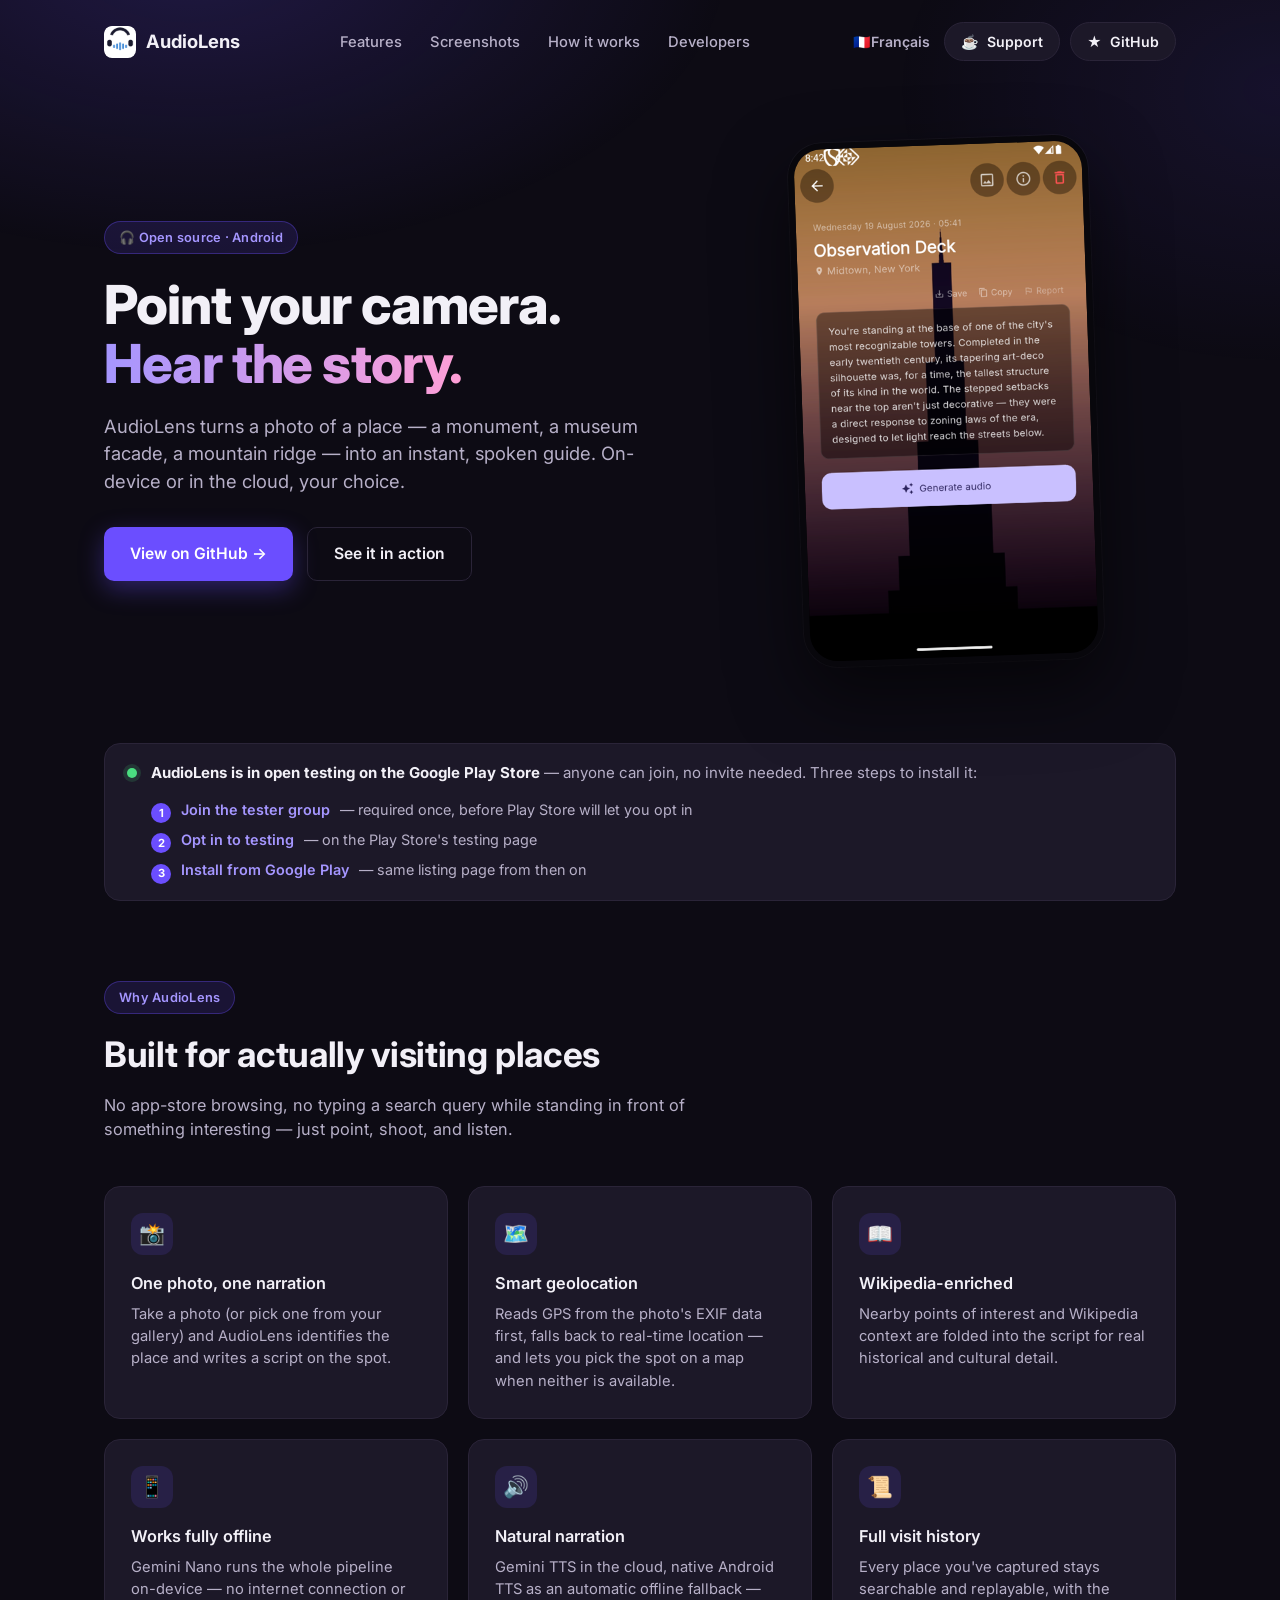
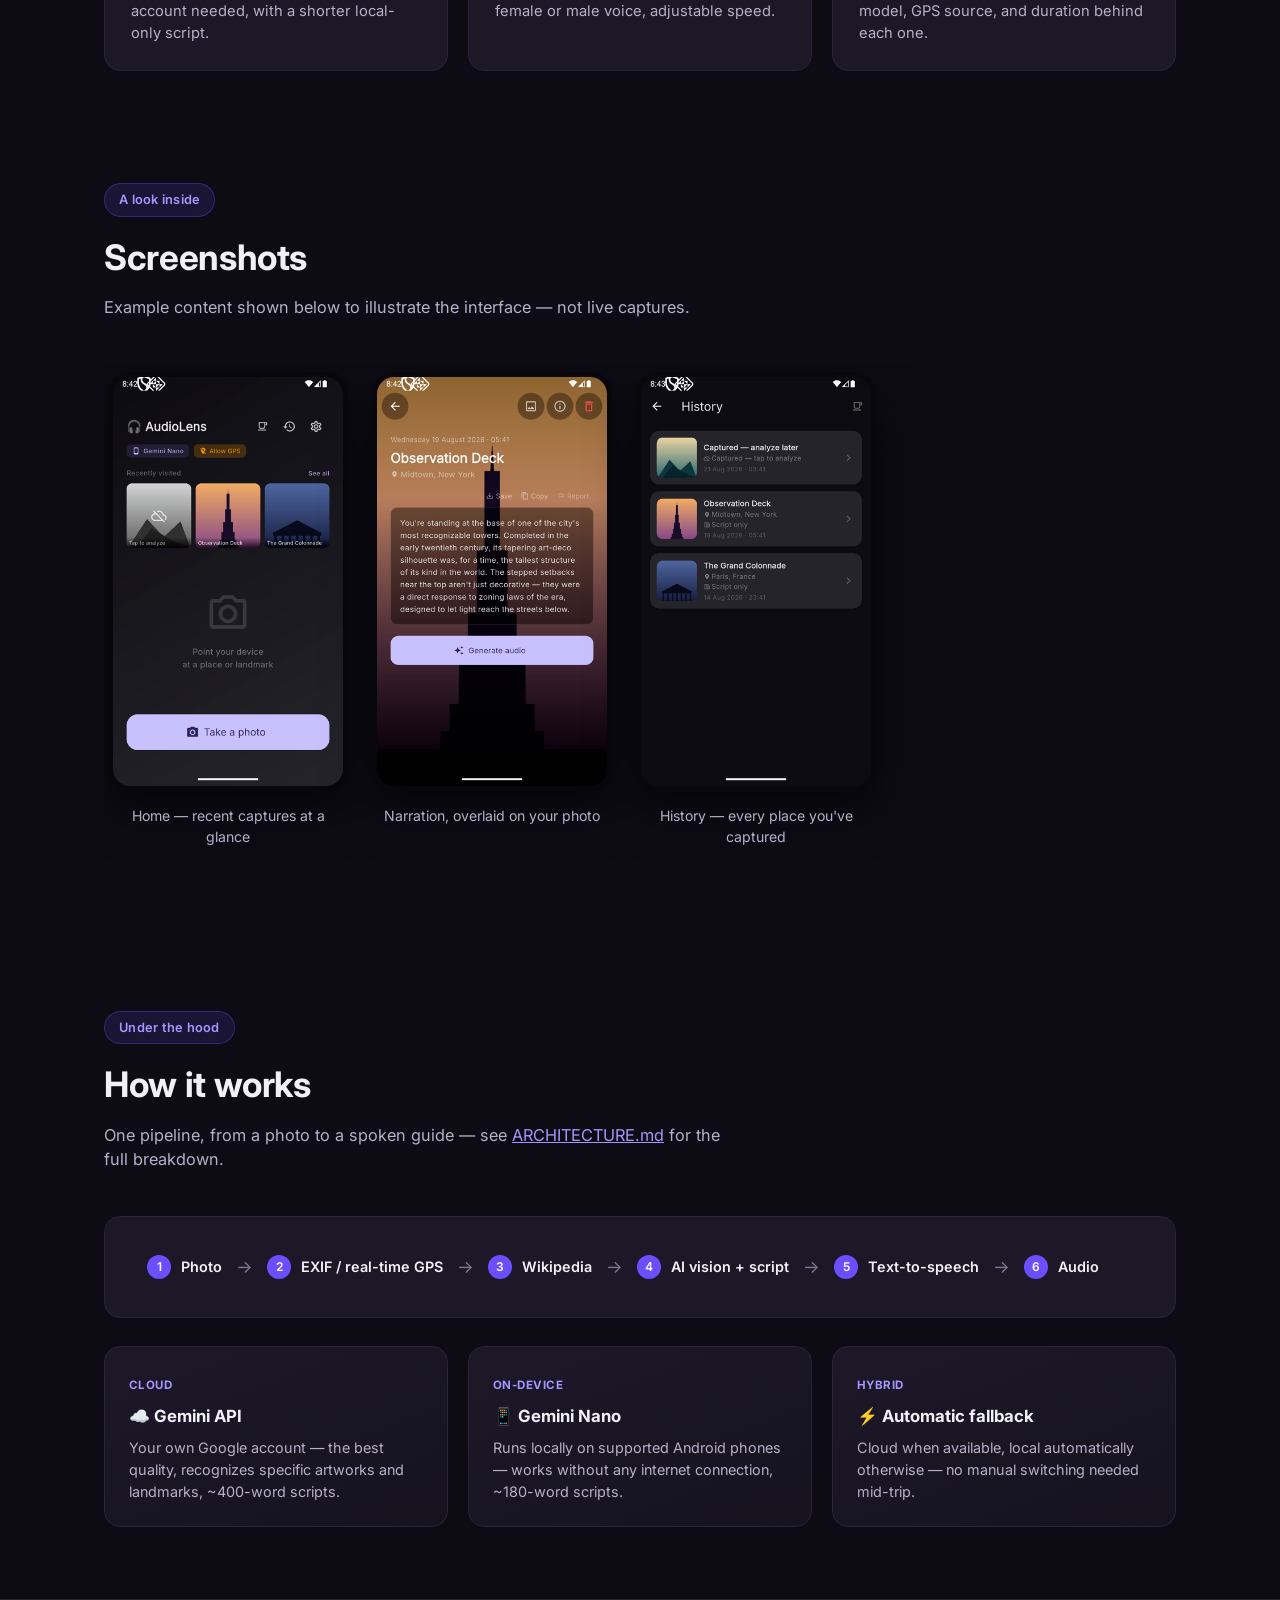
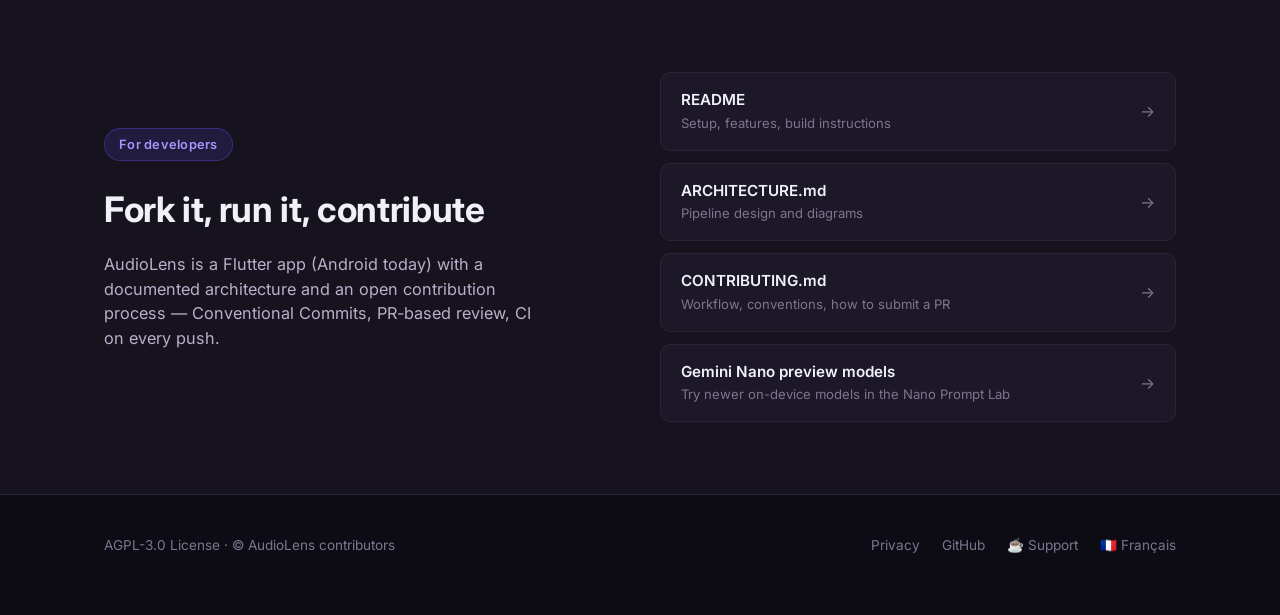
<file: docs/index.html>
<!DOCTYPE html>
<html lang="en">
<head>
<meta charset="UTF-8">
<script>
  // Redirect to the French page on first visit from a French-language
  // browser, unless the user already made an explicit choice (recorded
  // by the language-switch links below) — never overrides that choice.
  (function () {
    var pref = localStorage.getItem('audiolens-lang');
    if (pref === 'fr') {
      location.replace('fr/');
      return;
    }
    if (!pref && (navigator.language || '').toLowerCase().indexOf('fr') === 0) {
      location.replace('fr/');
    }
  })();
</script>
<title>AudioLens — AI audio guide for any place</title>
<meta name="description" content="Take a photo of a place and get an instant AI-narrated audio guide. Open source, Android, cloud or fully on-device.">
<meta name="viewport" content="width=device-width, initial-scale=1">
<link rel="icon" href="assets/icon.png">
<link rel="alternate" hreflang="en" href="https://nohzoh.github.io/AudioLens/">
<link rel="alternate" hreflang="fr" href="https://nohzoh.github.io/AudioLens/fr/">
<link rel="alternate" hreflang="x-default" href="https://nohzoh.github.io/AudioLens/">
<link rel="preconnect" href="https://fonts.googleapis.com">
<link rel="preconnect" href="https://fonts.gstatic.com" crossorigin>
<link href="https://fonts.googleapis.com/css2?family=Inter:wght@400;500;600;700;800&display=swap" rel="stylesheet">
<link rel="stylesheet" href="assets/style.css">
</head>
<body>

<header class="site">
  <div class="wrap">
    <a class="brand" href="#top">
      <img src="assets/icon.png" alt="">
      AudioLens
    </a>
    <nav class="site-links">
      <a href="#features">Features</a>
      <a href="#screenshots">Screenshots</a>
      <a href="#how-it-works">How it works</a>
      <a href="#developers">Developers</a>
    </nav>
    <div class="header-ctas">
      <a class="lang-switch" href="fr/" onclick="localStorage.setItem('audiolens-lang','fr')" hreflang="fr">🇫🇷<span class="cta-label"> Français</span></a>
      <a class="btn-kofi" href="https://ko-fi.com/tarnaud" target="_blank" rel="noopener">☕<span class="cta-label"> Support</span></a>
      <a class="btn-github" href="https://github.com/Nohzoh/AudioLens">★<span class="cta-label"> GitHub</span></a>
    </div>
  </div>
</header>

<div id="top"></div>
<section class="hero">
  <div class="wrap">
    <div class="hero-copy">
      <span class="eyebrow">🎧 Open source · Android</span>
      <h1>Point your camera. <span class="grad">Hear the story.</span></h1>
      <p class="lede">
        AudioLens turns a photo of a place — a monument, a museum facade, a
        mountain ridge — into an instant, spoken guide. On-device or in the
        cloud, your choice.
      </p>
      <div class="cta-row">
        <a class="btn-primary" href="https://github.com/Nohzoh/AudioLens">View on GitHub →</a>
        <a class="btn-secondary" href="#screenshots">See it in action</a>
      </div>
    </div>
    <div class="hero-shot">
      <div class="phone">
        <img src="assets/screenshot-player.png" alt="AudioLens narrating a place, shown over the captured photo">
      </div>
    </div>
  </div>
</section>

<div class="wrap">
  <div class="status">
    <span class="dot"></span>
    <div>
      <p>
        <strong>AudioLens is in open testing on the Google Play Store</strong>
        — anyone can join, no invite needed. Three steps to install it:
      </p>
      <ol class="status-steps">
        <li>
          <span class="n">1</span>
          <a href="https://groups.google.com/g/audiolens" target="_blank" rel="noopener">Join the tester group</a>
          <span class="d">— required once, before Play Store will let you opt in</span>
        </li>
        <li>
          <span class="n">2</span>
          <a href="https://play.google.com/apps/testing/io.nohzoh.audiolens" target="_blank" rel="noopener">Opt in to testing</a>
          <span class="d">— on the Play Store's testing page</span>
        </li>
        <li>
          <span class="n">3</span>
          <a href="https://play.google.com/store/apps/details?id=io.nohzoh.audiolens" target="_blank" rel="noopener">Install from Google Play</a>
          <span class="d">— same listing page from then on</span>
        </li>
      </ol>
    </div>
  </div>
</div>

<section id="features">
  <div class="wrap">
    <div class="section-head">
      <span class="eyebrow">Why AudioLens</span>
      <h2>Built for actually visiting places</h2>
      <p>No app-store browsing, no typing a search query while standing in
      front of something interesting — just point, shoot, and listen.</p>
    </div>
    <div class="features">
      <div class="feature">
        <div class="icon">📸</div>
        <h3>One photo, one narration</h3>
        <p>Take a photo (or pick one from your gallery) and AudioLens identifies the place and writes a script on the spot.</p>
      </div>
      <div class="feature">
        <div class="icon">🗺️</div>
        <h3>Smart geolocation</h3>
        <p>Reads GPS from the photo's EXIF data first, falls back to real-time location — and lets you pick the spot on a map when neither is available.</p>
      </div>
      <div class="feature">
        <div class="icon">📖</div>
        <h3>Wikipedia-enriched</h3>
        <p>Nearby points of interest and Wikipedia context are folded into the script for real historical and cultural detail.</p>
      </div>
      <div class="feature">
        <div class="icon">📱</div>
        <h3>Works fully offline</h3>
        <p>Gemini Nano runs the whole pipeline on-device — no internet connection or account needed, with a shorter local-only script.</p>
      </div>
      <div class="feature">
        <div class="icon">🔊</div>
        <h3>Natural narration</h3>
        <p>Gemini TTS in the cloud, native Android TTS as an automatic offline fallback — female or male voice, adjustable speed.</p>
      </div>
      <div class="feature">
        <div class="icon">📜</div>
        <h3>Full visit history</h3>
        <p>Every place you've captured stays searchable and replayable, with the model, GPS source, and duration behind each one.</p>
      </div>
    </div>
  </div>
</section>

<section id="screenshots" class="tight">
  <div class="wrap">
    <div class="section-head">
      <span class="eyebrow">A look inside</span>
      <h2>Screenshots</h2>
      <p>Example content shown below to illustrate the interface — not live captures.</p>
    </div>
    <div class="showcase">
      <figure>
        <div class="frame"><img src="assets/screenshot-home.png" alt="AudioLens home screen with recently visited places"></div>
        <figcaption>Home — recent captures at a glance</figcaption>
      </figure>
      <figure>
        <div class="frame"><img src="assets/screenshot-player.png" alt="AudioLens narration screen for a place"></div>
        <figcaption>Narration, overlaid on your photo</figcaption>
      </figure>
      <figure>
        <div class="frame"><img src="assets/screenshot-history.png" alt="AudioLens history list of past visits"></div>
        <figcaption>History — every place you've captured</figcaption>
      </figure>
    </div>
  </div>
</section>

<section id="how-it-works">
  <div class="wrap">
    <div class="section-head">
      <span class="eyebrow">Under the hood</span>
      <h2>How it works</h2>
      <p>One pipeline, from a photo to a spoken guide — see <a href="https://github.com/Nohzoh/AudioLens/blob/main/ARCHITECTURE.md">ARCHITECTURE.md</a> for the full breakdown.</p>
    </div>
    <div class="pipeline">
      <div class="pipe-step"><span class="n">1</span>Photo</div>
      <span class="pipe-arrow">→</span>
      <div class="pipe-step"><span class="n">2</span>EXIF / real-time GPS</div>
      <span class="pipe-arrow">→</span>
      <div class="pipe-step"><span class="n">3</span>Wikipedia</div>
      <span class="pipe-arrow">→</span>
      <div class="pipe-step"><span class="n">4</span>AI vision + script</div>
      <span class="pipe-arrow">→</span>
      <div class="pipe-step"><span class="n">5</span>Text-to-speech</div>
      <span class="pipe-arrow">→</span>
      <div class="pipe-step"><span class="n">6</span>Audio</div>
    </div>

    <div style="height:28px"></div>

    <div class="modes">
      <div class="mode-card">
        <span class="tag">Cloud</span>
        <h3>☁️ Gemini API</h3>
        <p>Your own Google account — the best quality, recognizes specific artworks and landmarks, ~400-word scripts.</p>
      </div>
      <div class="mode-card">
        <span class="tag">On-device</span>
        <h3>📱 Gemini Nano</h3>
        <p>Runs locally on supported Android phones — works without any internet connection, ~180-word scripts.</p>
      </div>
      <div class="mode-card">
        <span class="tag">Hybrid</span>
        <h3>⚡ Automatic fallback</h3>
        <p>Cloud when available, local automatically otherwise — no manual switching needed mid-trip.</p>
      </div>
    </div>
  </div>
</section>

<section id="developers" class="dev-section">
  <div class="wrap">
    <div class="dev-grid">
      <div>
        <span class="eyebrow">For developers</span>
        <h2>Fork it, run it, contribute</h2>
        <p style="color:var(--text-dim); font-size:1.02rem; max-width:44ch;">
          AudioLens is a Flutter app (Android today) with a documented
          architecture and an open contribution process — Conventional
          Commits, PR-based review, CI on every push.
        </p>
      </div>
      <div class="dev-links">
        <a class="dev-link" href="https://github.com/Nohzoh/AudioLens#readme">
          <div><div class="t">README</div><div class="d">Setup, features, build instructions</div></div>
          <span class="arrow">→</span>
        </a>
        <a class="dev-link" href="https://github.com/Nohzoh/AudioLens/blob/main/ARCHITECTURE.md">
          <div><div class="t">ARCHITECTURE.md</div><div class="d">Pipeline design and diagrams</div></div>
          <span class="arrow">→</span>
        </a>
        <a class="dev-link" href="https://github.com/Nohzoh/AudioLens/blob/main/CONTRIBUTING.md">
          <div><div class="t">CONTRIBUTING.md</div><div class="d">Workflow, conventions, how to submit a PR</div></div>
          <span class="arrow">→</span>
        </a>
        <a class="dev-link" href="nano-preview.html">
          <div><div class="t">Gemini Nano preview models</div><div class="d">Try newer on-device models in the Nano Prompt Lab</div></div>
          <span class="arrow">→</span>
        </a>
      </div>
    </div>
  </div>
</section>

<footer>
  <div class="wrap">
    <span>AGPL-3.0 License · © AudioLens contributors</span>
    <nav>
      <a href="https://github.com/Nohzoh/AudioLens/blob/main/PRIVACY.md">Privacy</a>
      <a href="https://github.com/Nohzoh/AudioLens">GitHub</a>
      <a href="https://ko-fi.com/tarnaud" target="_blank" rel="noopener">☕ Support</a>
      <a href="fr/" onclick="localStorage.setItem('audiolens-lang','fr')" hreflang="fr">🇫🇷 Français</a>
    </nav>
  </div>
</footer>

</body>
</html>
</file>
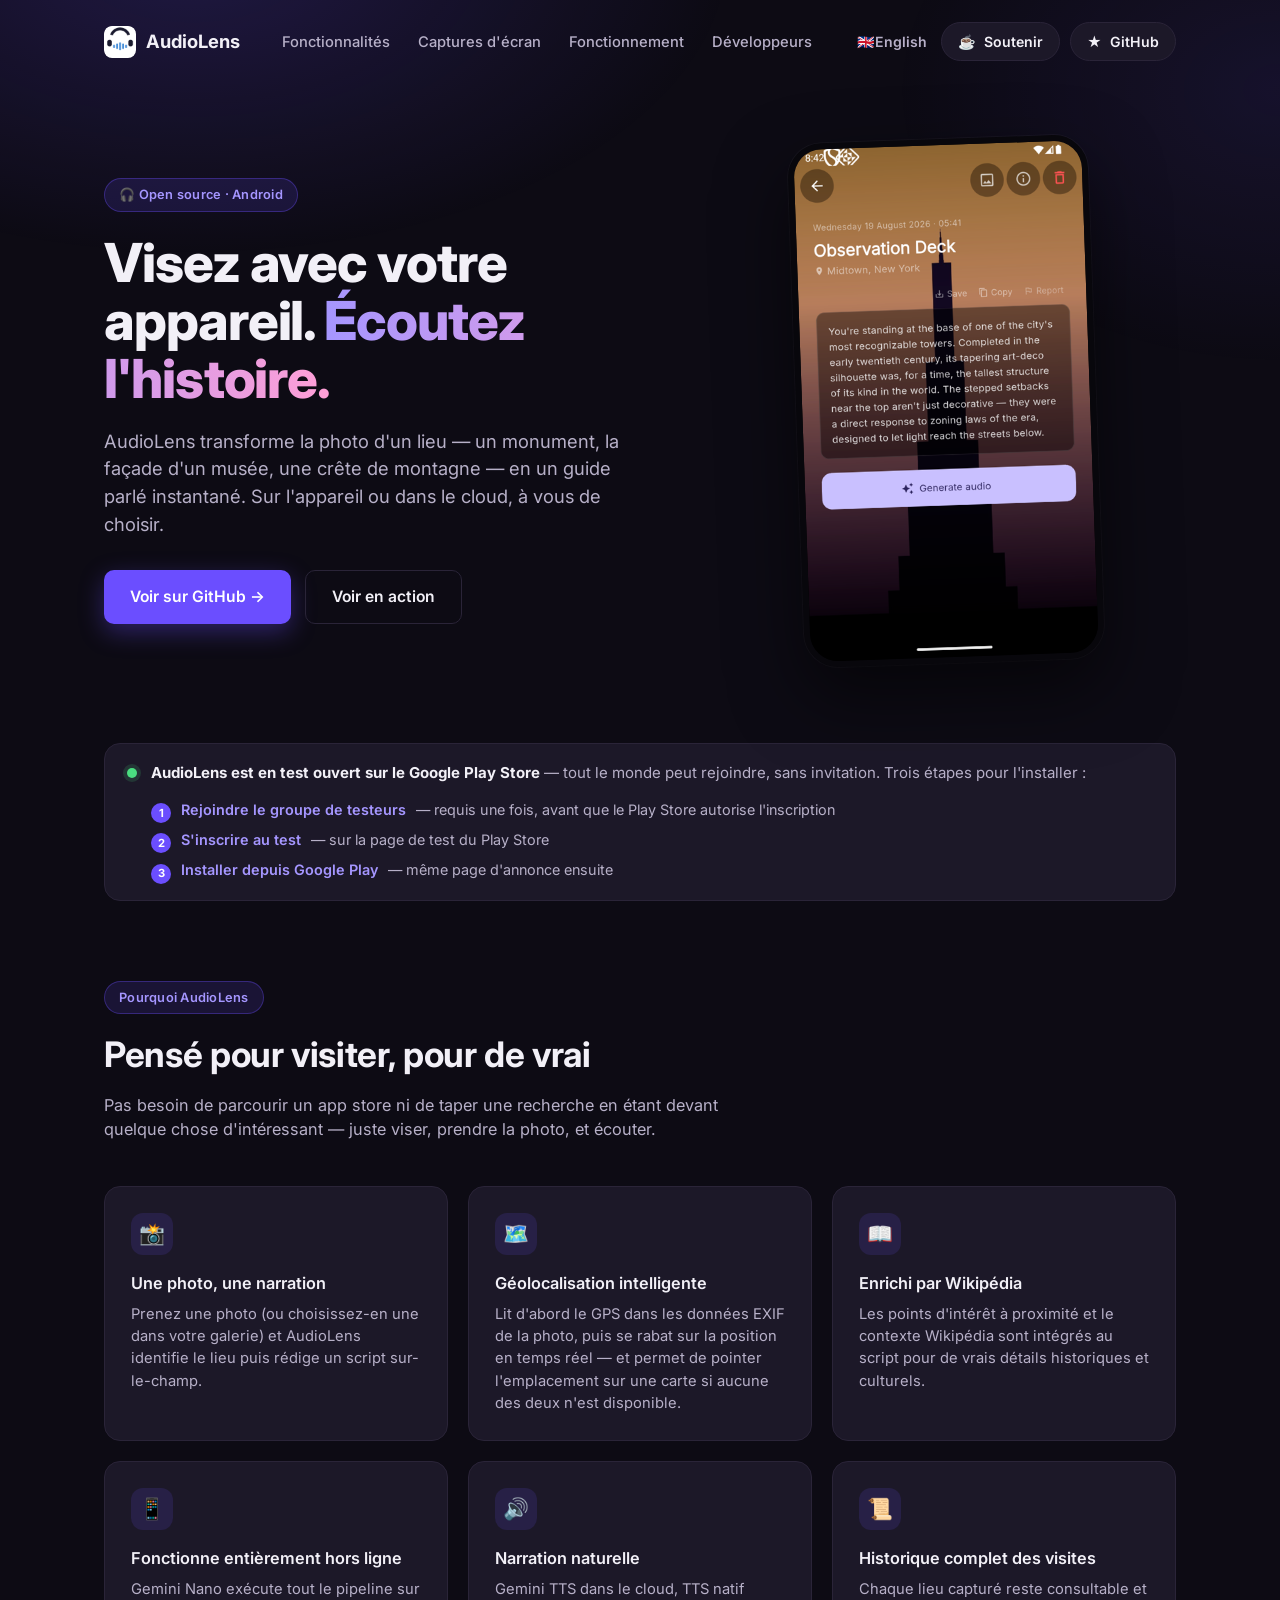
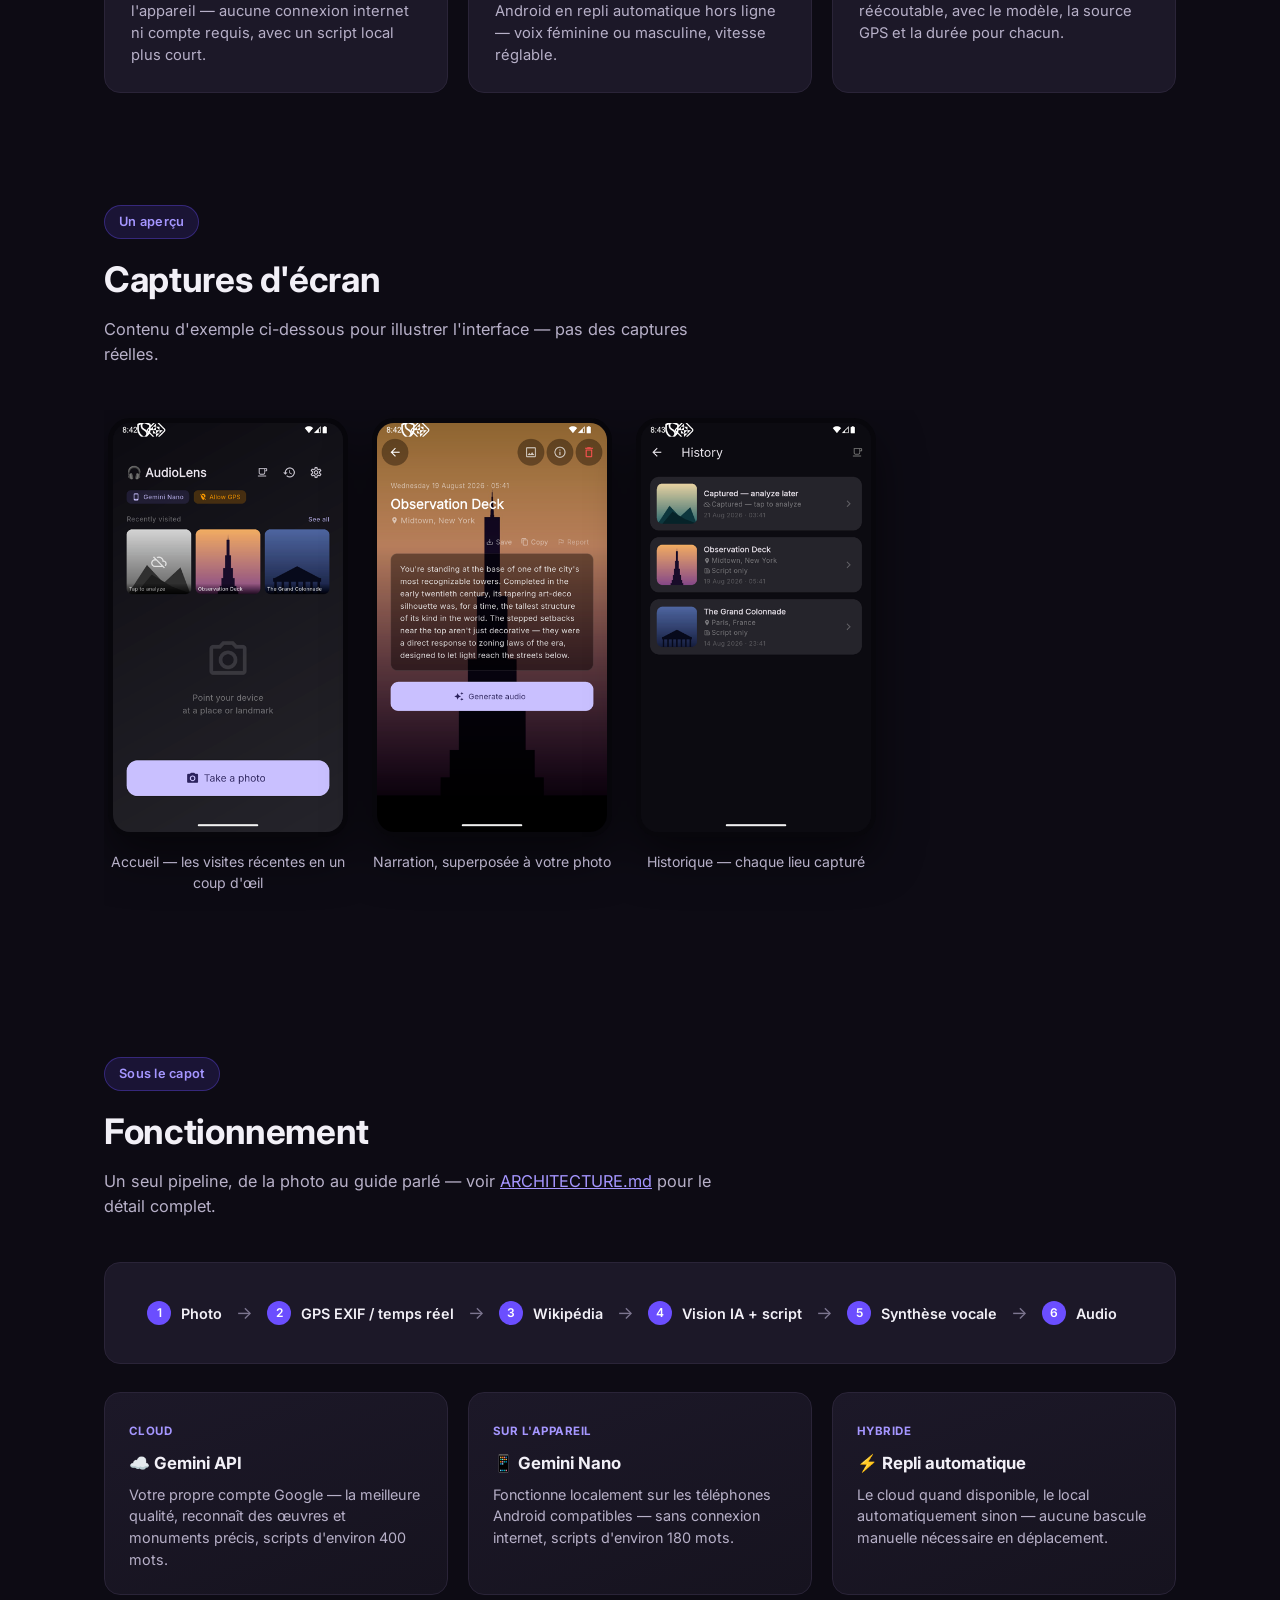
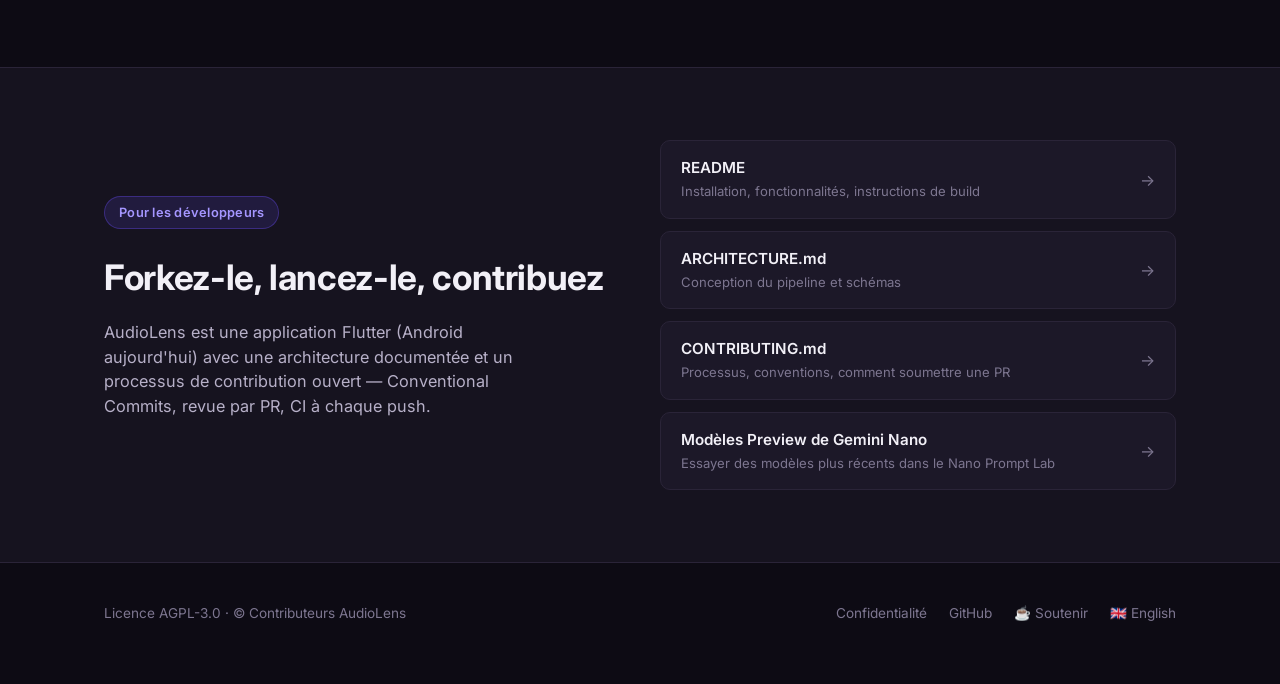
<file: docs/fr/index.html>
<!DOCTYPE html>
<html lang="fr">
<head>
<meta charset="UTF-8">
<script>
  // Only ever honors an explicit "back to English" choice made via the
  // language-switch links (see index.html's own script for the initial
  // browser-language redirect into this page).
  (function () {
    if (localStorage.getItem('audiolens-lang') === 'en') {
      location.replace('../');
    }
  })();
</script>
<title>AudioLens — Guide audio IA pour n'importe quel lieu</title>
<meta name="description" content="Prenez en photo un lieu et obtenez instantanément un guide audio raconté par une IA. Open source, Android, dans le cloud ou entièrement sur l'appareil.">
<meta name="viewport" content="width=device-width, initial-scale=1">
<link rel="icon" href="../assets/icon.png">
<link rel="alternate" hreflang="en" href="https://nohzoh.github.io/AudioLens/">
<link rel="alternate" hreflang="fr" href="https://nohzoh.github.io/AudioLens/fr/">
<link rel="alternate" hreflang="x-default" href="https://nohzoh.github.io/AudioLens/">
<link rel="preconnect" href="https://fonts.googleapis.com">
<link rel="preconnect" href="https://fonts.gstatic.com" crossorigin>
<link href="https://fonts.googleapis.com/css2?family=Inter:wght@400;500;600;700;800&display=swap" rel="stylesheet">
<link rel="stylesheet" href="../assets/style.css">
</head>
<body>

<header class="site">
  <div class="wrap">
    <a class="brand" href="#top">
      <img src="../assets/icon.png" alt="">
      AudioLens
    </a>
    <nav class="site-links">
      <a href="#features">Fonctionnalités</a>
      <a href="#screenshots">Captures d'écran</a>
      <a href="#how-it-works">Fonctionnement</a>
      <a href="#developers">Développeurs</a>
    </nav>
    <div class="header-ctas">
      <a class="lang-switch" href="../" onclick="localStorage.setItem('audiolens-lang','en')" hreflang="en">🇬🇧<span class="cta-label"> English</span></a>
      <a class="btn-kofi" href="https://ko-fi.com/tarnaud" target="_blank" rel="noopener">☕<span class="cta-label"> Soutenir</span></a>
      <a class="btn-github" href="https://github.com/Nohzoh/AudioLens">★<span class="cta-label"> GitHub</span></a>
    </div>
  </div>
</header>

<div id="top"></div>
<section class="hero">
  <div class="wrap">
    <div class="hero-copy">
      <span class="eyebrow">🎧 Open source · Android</span>
      <h1>Visez avec votre appareil. <span class="grad">Écoutez l'histoire.</span></h1>
      <p class="lede">
        AudioLens transforme la photo d'un lieu — un monument, la façade
        d'un musée, une crête de montagne — en un guide parlé instantané.
        Sur l'appareil ou dans le cloud, à vous de choisir.
      </p>
      <div class="cta-row">
        <a class="btn-primary" href="https://github.com/Nohzoh/AudioLens">Voir sur GitHub →</a>
        <a class="btn-secondary" href="#screenshots">Voir en action</a>
      </div>
    </div>
    <div class="hero-shot">
      <div class="phone">
        <img src="../assets/screenshot-player.png" alt="AudioLens racontant un lieu, affiché par-dessus la photo capturée">
      </div>
    </div>
  </div>
</section>

<div class="wrap">
  <div class="status">
    <span class="dot"></span>
    <div>
      <p>
        <strong>AudioLens est en test ouvert sur le Google Play Store</strong>
        — tout le monde peut rejoindre, sans invitation. Trois étapes pour l'installer :
      </p>
      <ol class="status-steps">
        <li>
          <span class="n">1</span>
          <a href="https://groups.google.com/g/audiolens" target="_blank" rel="noopener">Rejoindre le groupe de testeurs</a>
          <span class="d">— requis une fois, avant que le Play Store autorise l'inscription</span>
        </li>
        <li>
          <span class="n">2</span>
          <a href="https://play.google.com/apps/testing/io.nohzoh.audiolens" target="_blank" rel="noopener">S'inscrire au test</a>
          <span class="d">— sur la page de test du Play Store</span>
        </li>
        <li>
          <span class="n">3</span>
          <a href="https://play.google.com/store/apps/details?id=io.nohzoh.audiolens" target="_blank" rel="noopener">Installer depuis Google Play</a>
          <span class="d">— même page d'annonce ensuite</span>
        </li>
      </ol>
    </div>
  </div>
</div>

<section id="features">
  <div class="wrap">
    <div class="section-head">
      <span class="eyebrow">Pourquoi AudioLens</span>
      <h2>Pensé pour visiter, pour de vrai</h2>
      <p>Pas besoin de parcourir un app store ni de taper une recherche en
      étant devant quelque chose d'intéressant — juste viser, prendre la
      photo, et écouter.</p>
    </div>
    <div class="features">
      <div class="feature">
        <div class="icon">📸</div>
        <h3>Une photo, une narration</h3>
        <p>Prenez une photo (ou choisissez-en une dans votre galerie) et AudioLens identifie le lieu puis rédige un script sur-le-champ.</p>
      </div>
      <div class="feature">
        <div class="icon">🗺️</div>
        <h3>Géolocalisation intelligente</h3>
        <p>Lit d'abord le GPS dans les données EXIF de la photo, puis se rabat sur la position en temps réel — et permet de pointer l'emplacement sur une carte si aucune des deux n'est disponible.</p>
      </div>
      <div class="feature">
        <div class="icon">📖</div>
        <h3>Enrichi par Wikipédia</h3>
        <p>Les points d'intérêt à proximité et le contexte Wikipédia sont intégrés au script pour de vrais détails historiques et culturels.</p>
      </div>
      <div class="feature">
        <div class="icon">📱</div>
        <h3>Fonctionne entièrement hors ligne</h3>
        <p>Gemini Nano exécute tout le pipeline sur l'appareil — aucune connexion internet ni compte requis, avec un script local plus court.</p>
      </div>
      <div class="feature">
        <div class="icon">🔊</div>
        <h3>Narration naturelle</h3>
        <p>Gemini TTS dans le cloud, TTS natif Android en repli automatique hors ligne — voix féminine ou masculine, vitesse réglable.</p>
      </div>
      <div class="feature">
        <div class="icon">📜</div>
        <h3>Historique complet des visites</h3>
        <p>Chaque lieu capturé reste consultable et réécoutable, avec le modèle, la source GPS et la durée pour chacun.</p>
      </div>
    </div>
  </div>
</section>

<section id="screenshots" class="tight">
  <div class="wrap">
    <div class="section-head">
      <span class="eyebrow">Un aperçu</span>
      <h2>Captures d'écran</h2>
      <p>Contenu d'exemple ci-dessous pour illustrer l'interface — pas des captures réelles.</p>
    </div>
    <div class="showcase">
      <figure>
        <div class="frame"><img src="../assets/screenshot-home.png" alt="Écran d'accueil d'AudioLens avec les lieux récemment visités"></div>
        <figcaption>Accueil — les visites récentes en un coup d'œil</figcaption>
      </figure>
      <figure>
        <div class="frame"><img src="../assets/screenshot-player.png" alt="Écran de narration d'AudioLens pour un lieu"></div>
        <figcaption>Narration, superposée à votre photo</figcaption>
      </figure>
      <figure>
        <div class="frame"><img src="../assets/screenshot-history.png" alt="Liste de l'historique des visites passées dans AudioLens"></div>
        <figcaption>Historique — chaque lieu capturé</figcaption>
      </figure>
    </div>
  </div>
</section>

<section id="how-it-works">
  <div class="wrap">
    <div class="section-head">
      <span class="eyebrow">Sous le capot</span>
      <h2>Fonctionnement</h2>
      <p>Un seul pipeline, de la photo au guide parlé — voir <a href="https://github.com/Nohzoh/AudioLens/blob/main/ARCHITECTURE.md">ARCHITECTURE.md</a> pour le détail complet.</p>
    </div>
    <div class="pipeline">
      <div class="pipe-step"><span class="n">1</span>Photo</div>
      <span class="pipe-arrow">→</span>
      <div class="pipe-step"><span class="n">2</span>GPS EXIF / temps réel</div>
      <span class="pipe-arrow">→</span>
      <div class="pipe-step"><span class="n">3</span>Wikipédia</div>
      <span class="pipe-arrow">→</span>
      <div class="pipe-step"><span class="n">4</span>Vision IA + script</div>
      <span class="pipe-arrow">→</span>
      <div class="pipe-step"><span class="n">5</span>Synthèse vocale</div>
      <span class="pipe-arrow">→</span>
      <div class="pipe-step"><span class="n">6</span>Audio</div>
    </div>

    <div style="height:28px"></div>

    <div class="modes">
      <div class="mode-card">
        <span class="tag">Cloud</span>
        <h3>☁️ Gemini API</h3>
        <p>Votre propre compte Google — la meilleure qualité, reconnaît des œuvres et monuments précis, scripts d'environ 400 mots.</p>
      </div>
      <div class="mode-card">
        <span class="tag">Sur l'appareil</span>
        <h3>📱 Gemini Nano</h3>
        <p>Fonctionne localement sur les téléphones Android compatibles — sans connexion internet, scripts d'environ 180 mots.</p>
      </div>
      <div class="mode-card">
        <span class="tag">Hybride</span>
        <h3>⚡ Repli automatique</h3>
        <p>Le cloud quand disponible, le local automatiquement sinon — aucune bascule manuelle nécessaire en déplacement.</p>
      </div>
    </div>
  </div>
</section>

<section id="developers" class="dev-section">
  <div class="wrap">
    <div class="dev-grid">
      <div>
        <span class="eyebrow">Pour les développeurs</span>
        <h2>Forkez-le, lancez-le, contribuez</h2>
        <p style="color:var(--text-dim); font-size:1.02rem; max-width:44ch;">
          AudioLens est une application Flutter (Android aujourd'hui) avec
          une architecture documentée et un processus de contribution
          ouvert — Conventional Commits, revue par PR, CI à chaque push.
        </p>
      </div>
      <div class="dev-links">
        <a class="dev-link" href="https://github.com/Nohzoh/AudioLens#readme">
          <div><div class="t">README</div><div class="d">Installation, fonctionnalités, instructions de build</div></div>
          <span class="arrow">→</span>
        </a>
        <a class="dev-link" href="https://github.com/Nohzoh/AudioLens/blob/main/ARCHITECTURE.md">
          <div><div class="t">ARCHITECTURE.md</div><div class="d">Conception du pipeline et schémas</div></div>
          <span class="arrow">→</span>
        </a>
        <a class="dev-link" href="https://github.com/Nohzoh/AudioLens/blob/main/CONTRIBUTING.md">
          <div><div class="t">CONTRIBUTING.md</div><div class="d">Processus, conventions, comment soumettre une PR</div></div>
          <span class="arrow">→</span>
        </a>
        <a class="dev-link" href="nano-preview.html">
          <div><div class="t">Modèles Preview de Gemini Nano</div><div class="d">Essayer des modèles plus récents dans le Nano Prompt Lab</div></div>
          <span class="arrow">→</span>
        </a>
      </div>
    </div>
  </div>
</section>

<footer>
  <div class="wrap">
    <span>Licence AGPL-3.0 · © Contributeurs AudioLens</span>
    <nav>
      <a href="https://github.com/Nohzoh/AudioLens/blob/main/PRIVACY.md">Confidentialité</a>
      <a href="https://github.com/Nohzoh/AudioLens">GitHub</a>
      <a href="https://ko-fi.com/tarnaud" target="_blank" rel="noopener">☕ Soutenir</a>
      <a href="../" onclick="localStorage.setItem('audiolens-lang','en')" hreflang="en">🇬🇧 English</a>
    </nav>
  </div>
</footer>

</body>
</html>
</file>
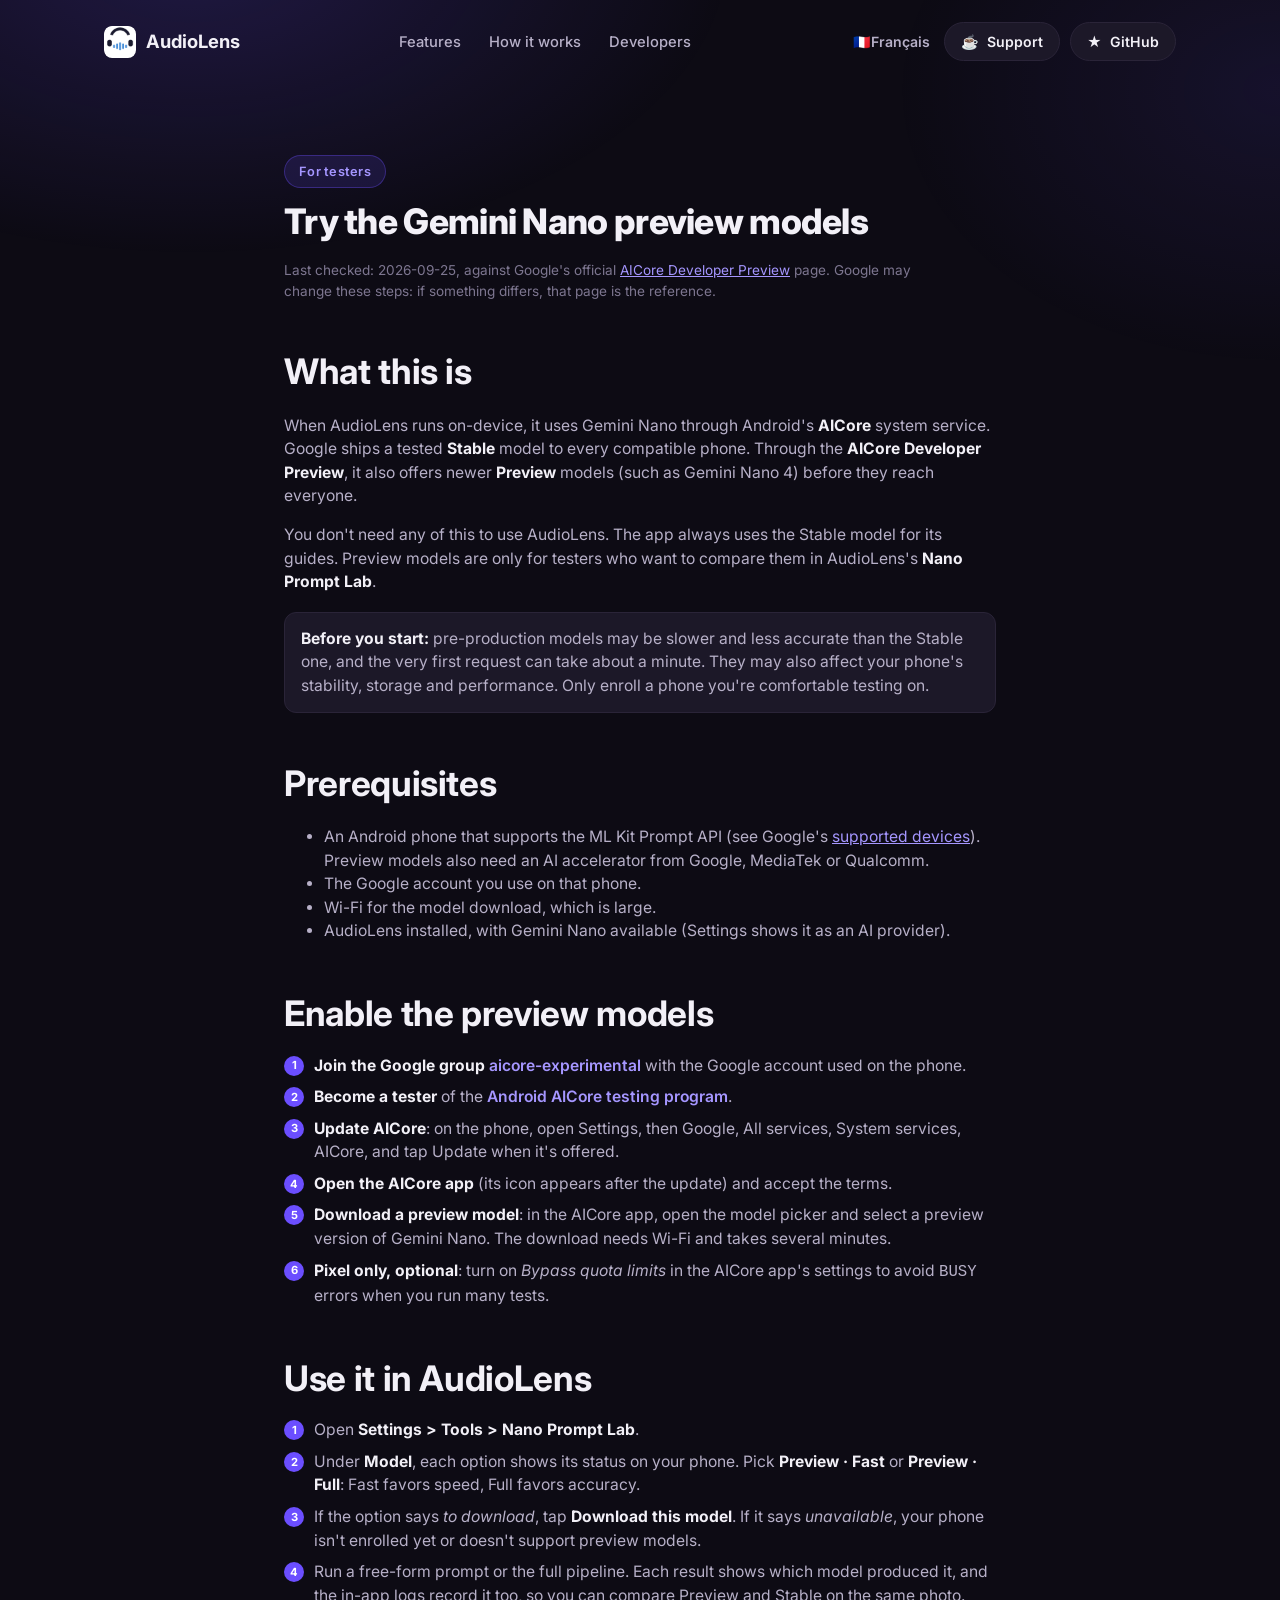
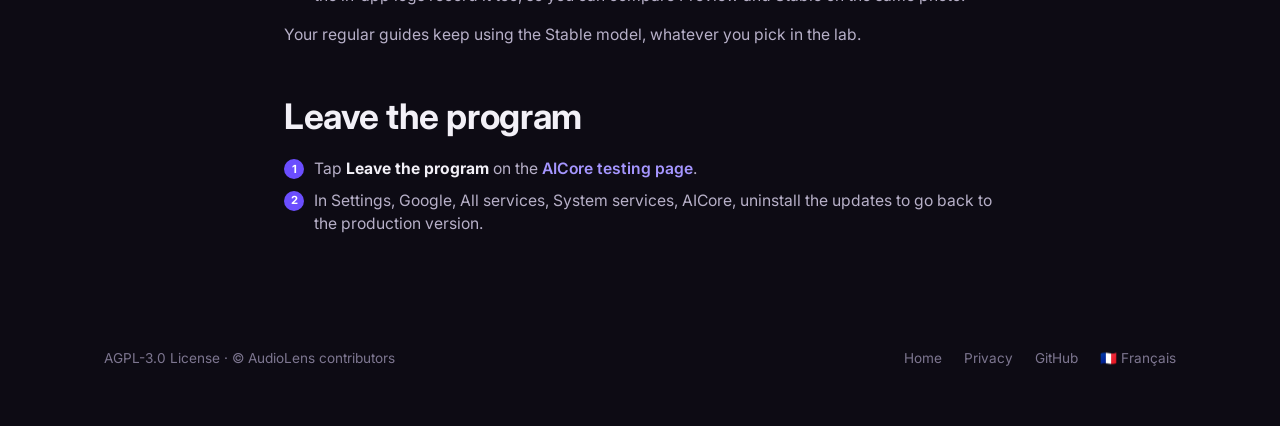
<file: docs/nano-preview.html>
<!DOCTYPE html>
<html lang="en">
<head>
<meta charset="UTF-8">
<title>AudioLens — Try Gemini Nano preview models</title>
<meta name="description" content="How to enable the on-device Gemini Nano preview models (AICore Developer Preview) and try them in AudioLens.">
<meta name="viewport" content="width=device-width, initial-scale=1">
<link rel="icon" href="assets/icon.png">
<link rel="alternate" hreflang="en" href="https://nohzoh.github.io/AudioLens/nano-preview.html">
<link rel="alternate" hreflang="fr" href="https://nohzoh.github.io/AudioLens/fr/nano-preview.html">
<link rel="alternate" hreflang="x-default" href="https://nohzoh.github.io/AudioLens/nano-preview.html">
<link rel="preconnect" href="https://fonts.googleapis.com">
<link rel="preconnect" href="https://fonts.gstatic.com" crossorigin>
<link href="https://fonts.googleapis.com/css2?family=Inter:wght@400;500;600;700;800&display=swap" rel="stylesheet">
<link rel="stylesheet" href="assets/style.css">
</head>
<body>

<header class="site">
  <div class="wrap">
    <a class="brand" href="./">
      <img src="assets/icon.png" alt="">
      AudioLens
    </a>
    <nav class="site-links">
      <a href="./#features">Features</a>
      <a href="./#how-it-works">How it works</a>
      <a href="./#developers">Developers</a>
    </nav>
    <div class="header-ctas">
      <a class="lang-switch" href="fr/nano-preview.html" onclick="localStorage.setItem('audiolens-lang','fr')" hreflang="fr">🇫🇷<span class="cta-label"> Français</span></a>
      <a class="btn-kofi" href="https://ko-fi.com/tarnaud" target="_blank" rel="noopener">☕<span class="cta-label"> Support</span></a>
      <a class="btn-github" href="https://github.com/Nohzoh/AudioLens">★<span class="cta-label"> GitHub</span></a>
    </div>
  </div>
</header>

<section>
  <div class="wrap guide">
    <div class="section-head">
      <span class="eyebrow">For testers</span>
      <h1 style="font-size:2.2rem">Try the Gemini Nano preview models</h1>
      <p class="meta">
        Last checked: 2026-09-25, against Google's official
        <a href="https://developers.google.com/ml-kit/genai/aicore-dev-preview" target="_blank" rel="noopener">AICore Developer Preview</a>
        page. Google may change these steps: if something differs, that page is the reference.
      </p>
    </div>

    <h2>What this is</h2>
    <p>
      When AudioLens runs on-device, it uses Gemini Nano through Android's
      <strong>AICore</strong> system service. Google ships a tested
      <strong>Stable</strong> model to every compatible phone. Through the
      <strong>AICore Developer Preview</strong>, it also offers newer
      <strong>Preview</strong> models (such as Gemini Nano 4) before they
      reach everyone.
    </p>
    <p>
      You don't need any of this to use AudioLens. The app always uses the
      Stable model for its guides. Preview models are only for testers who
      want to compare them in AudioLens's <strong>Nano Prompt Lab</strong>.
    </p>

    <div class="note">
      <p style="margin:0">
        <strong>Before you start:</strong> pre-production models may be
        slower and less accurate than the Stable one, and the very first
        request can take about a minute. They may also affect your phone's
        stability, storage and performance. Only enroll a phone you're
        comfortable testing on.
      </p>
    </div>

    <h2>Prerequisites</h2>
    <ul>
      <li>An Android phone that supports the ML Kit Prompt API (see Google's
        <a href="https://developers.google.com/ml-kit/genai#prompt-device" target="_blank" rel="noopener">supported devices</a>).
        Preview models also need an AI accelerator from Google, MediaTek or Qualcomm.</li>
      <li>The Google account you use on that phone.</li>
      <li>Wi-Fi for the model download, which is large.</li>
      <li>AudioLens installed, with Gemini Nano available (Settings shows it as an AI provider).</li>
    </ul>

    <h2>Enable the preview models</h2>
    <ol class="status-steps">
      <li><span class="n">1</span><div>
        <strong>Join the Google group</strong>
        <a href="https://groups.google.com/g/aicore-experimental" target="_blank" rel="noopener">aicore-experimental</a>
        with the Google account used on the phone.</div></li>
      <li><span class="n">2</span><div>
        <strong>Become a tester</strong> of the
        <a href="https://play.google.com/apps/testing/com.google.android.aicore" target="_blank" rel="noopener">Android AICore testing program</a>.</div></li>
      <li><span class="n">3</span><div>
        <strong>Update AICore</strong>: on the phone, open Settings, then
        Google, All services, System services, AICore, and tap Update when
        it's offered.</div></li>
      <li><span class="n">4</span><div>
        <strong>Open the AICore app</strong> (its icon appears after the
        update) and accept the terms.</div></li>
      <li><span class="n">5</span><div>
        <strong>Download a preview model</strong>: in the AICore app, open
        the model picker and select a preview version of Gemini Nano. The
        download needs Wi-Fi and takes several minutes.</div></li>
      <li><span class="n">6</span><div>
        <strong>Pixel only, optional</strong>: turn on
        <em>Bypass quota limits</em> in the AICore app's settings to avoid
        <code>BUSY</code> errors when you run many tests.</div></li>
    </ol>

    <h2>Use it in AudioLens</h2>
    <ol class="status-steps">
      <li><span class="n">1</span><div>
        Open <strong>Settings &gt; Tools &gt; Nano Prompt Lab</strong>.</div></li>
      <li><span class="n">2</span><div>
        Under <strong>Model</strong>, each option shows its status on your
        phone. Pick <strong>Preview · Fast</strong> or
        <strong>Preview · Full</strong>: Fast favors speed, Full favors
        accuracy.</div></li>
      <li><span class="n">3</span><div>
        If the option says <em>to download</em>, tap <strong>Download this
        model</strong>. If it says <em>unavailable</em>, your phone isn't
        enrolled yet or doesn't support preview models.</div></li>
      <li><span class="n">4</span><div>
        Run a free-form prompt or the full pipeline. Each result shows which
        model produced it, and the in-app logs record it too, so you can
        compare Preview and Stable on the same photo.</div></li>
    </ol>
    <p>Your regular guides keep using the Stable model, whatever you pick in the lab.</p>

    <h2>Leave the program</h2>
    <ol class="status-steps">
      <li><span class="n">1</span><div>
        Tap <strong>Leave the program</strong> on the
        <a href="https://play.google.com/apps/testing/com.google.android.aicore" target="_blank" rel="noopener">AICore testing page</a>.</div></li>
      <li><span class="n">2</span><div>
        In Settings, Google, All services, System services, AICore,
        uninstall the updates to go back to the production version.</div></li>
    </ol>
  </div>
</section>

<footer>
  <div class="wrap">
    <span>AGPL-3.0 License · © AudioLens contributors</span>
    <nav>
      <a href="./">Home</a>
      <a href="https://github.com/Nohzoh/AudioLens/blob/main/PRIVACY.md">Privacy</a>
      <a href="https://github.com/Nohzoh/AudioLens">GitHub</a>
      <a href="fr/nano-preview.html" onclick="localStorage.setItem('audiolens-lang','fr')" hreflang="fr">🇫🇷 Français</a>
    </nav>
  </div>
</footer>

</body>
</html>
</file>
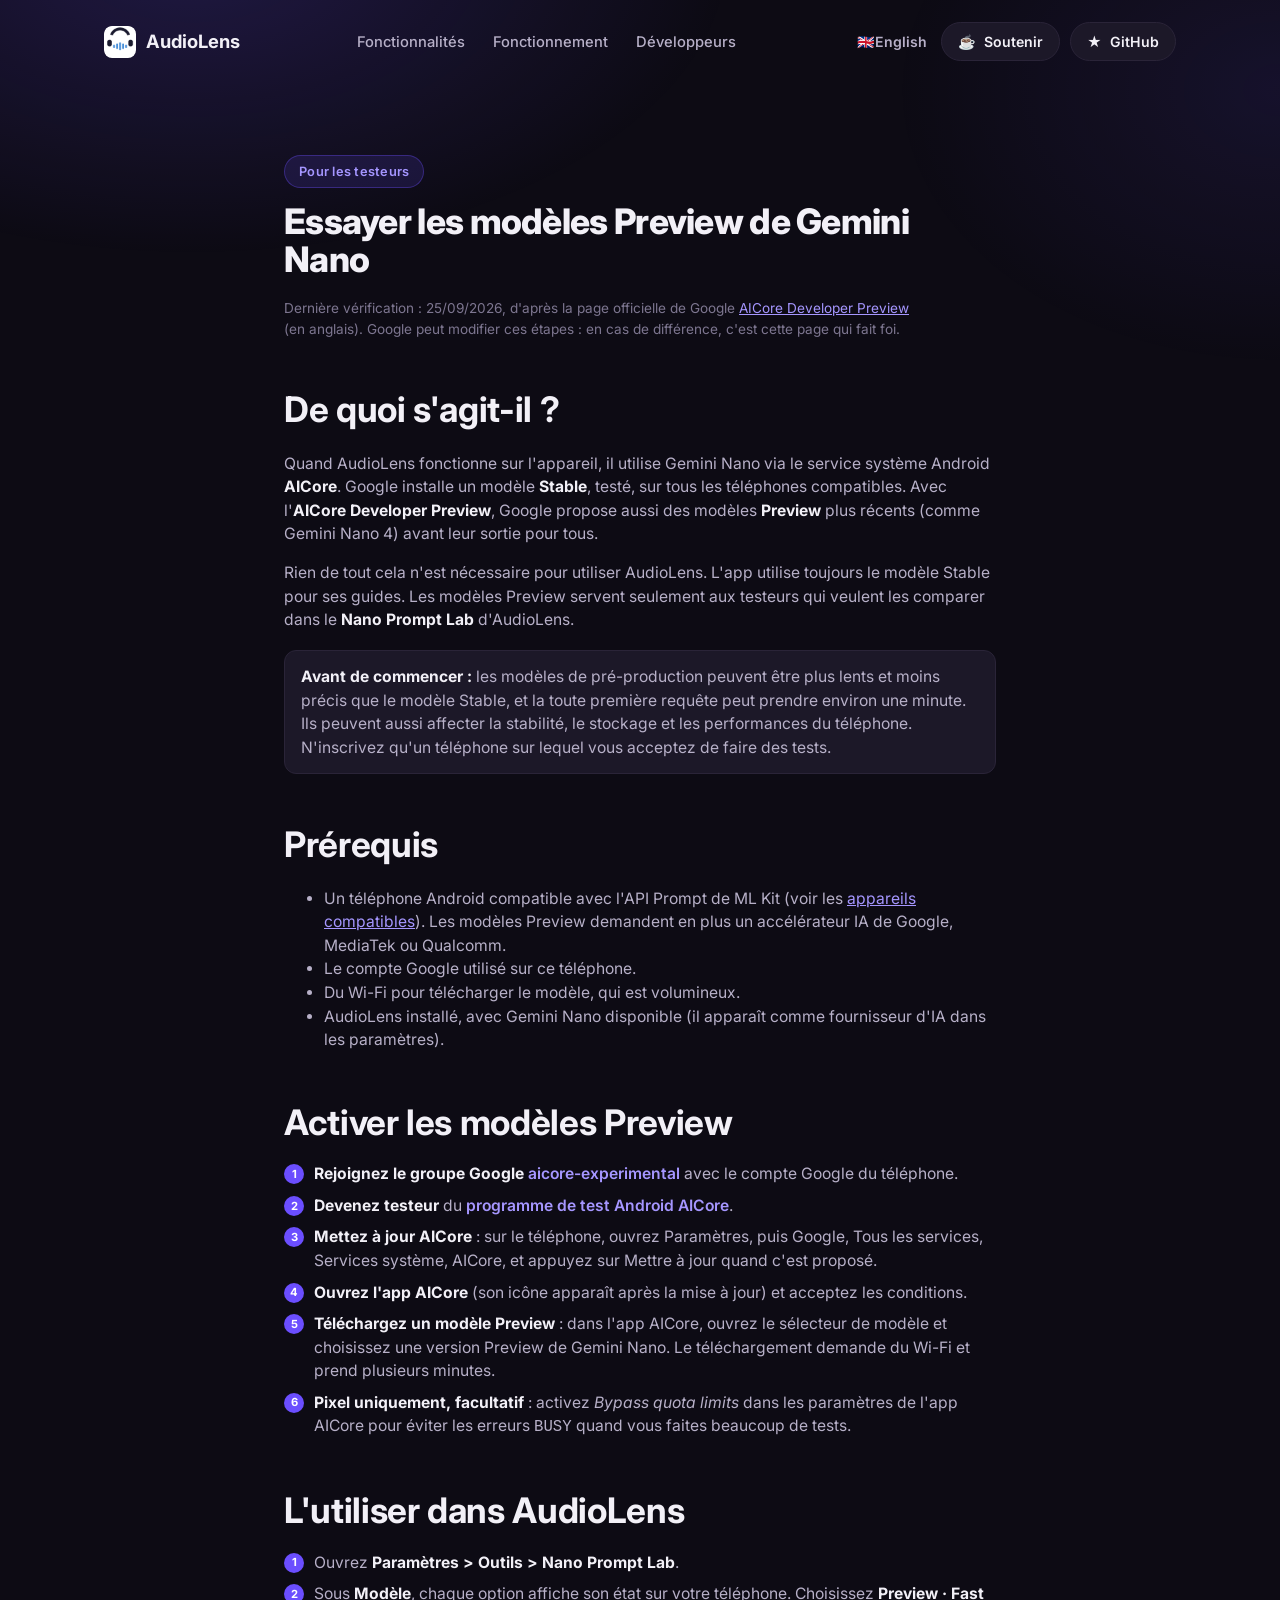
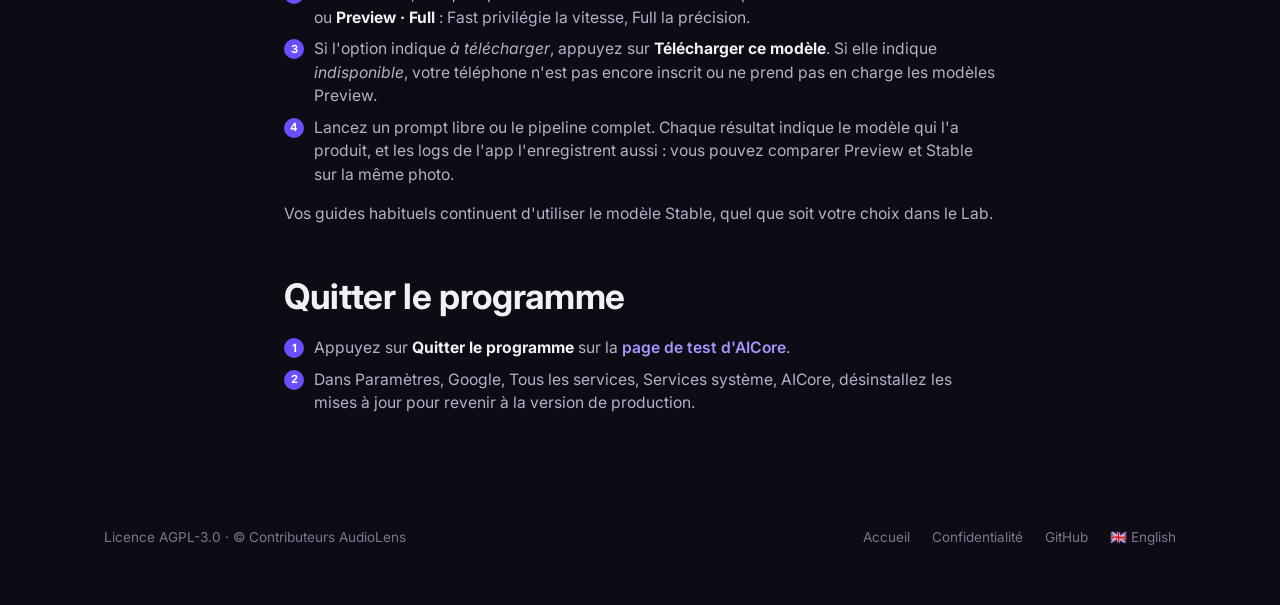
<file: docs/fr/nano-preview.html>
<!DOCTYPE html>
<html lang="fr">
<head>
<meta charset="UTF-8">
<title>AudioLens — Essayer les modèles Preview de Gemini Nano</title>
<meta name="description" content="Comment activer les modèles Preview de Gemini Nano sur l'appareil (AICore Developer Preview) et les essayer dans AudioLens.">
<meta name="viewport" content="width=device-width, initial-scale=1">
<link rel="icon" href="../assets/icon.png">
<link rel="alternate" hreflang="en" href="https://nohzoh.github.io/AudioLens/nano-preview.html">
<link rel="alternate" hreflang="fr" href="https://nohzoh.github.io/AudioLens/fr/nano-preview.html">
<link rel="alternate" hreflang="x-default" href="https://nohzoh.github.io/AudioLens/nano-preview.html">
<link rel="preconnect" href="https://fonts.googleapis.com">
<link rel="preconnect" href="https://fonts.gstatic.com" crossorigin>
<link href="https://fonts.googleapis.com/css2?family=Inter:wght@400;500;600;700;800&display=swap" rel="stylesheet">
<link rel="stylesheet" href="../assets/style.css">
</head>
<body>

<header class="site">
  <div class="wrap">
    <a class="brand" href="./">
      <img src="../assets/icon.png" alt="">
      AudioLens
    </a>
    <nav class="site-links">
      <a href="./#features">Fonctionnalités</a>
      <a href="./#how-it-works">Fonctionnement</a>
      <a href="./#developers">Développeurs</a>
    </nav>
    <div class="header-ctas">
      <a class="lang-switch" href="../nano-preview.html" onclick="localStorage.setItem('audiolens-lang','en')" hreflang="en">🇬🇧<span class="cta-label"> English</span></a>
      <a class="btn-kofi" href="https://ko-fi.com/tarnaud" target="_blank" rel="noopener">☕<span class="cta-label"> Soutenir</span></a>
      <a class="btn-github" href="https://github.com/Nohzoh/AudioLens">★<span class="cta-label"> GitHub</span></a>
    </div>
  </div>
</header>

<section>
  <div class="wrap guide">
    <div class="section-head">
      <span class="eyebrow">Pour les testeurs</span>
      <h1 style="font-size:2.2rem">Essayer les modèles Preview de Gemini Nano</h1>
      <p class="meta">
        Dernière vérification : 25/09/2026, d'après la page officielle de Google
        <a href="https://developers.google.com/ml-kit/genai/aicore-dev-preview" target="_blank" rel="noopener">AICore Developer Preview</a>
        (en anglais). Google peut modifier ces étapes : en cas de différence, c'est cette page qui fait foi.
      </p>
    </div>

    <h2>De quoi s'agit-il ?</h2>
    <p>
      Quand AudioLens fonctionne sur l'appareil, il utilise Gemini Nano via
      le service système Android <strong>AICore</strong>. Google installe un
      modèle <strong>Stable</strong>, testé, sur tous les téléphones
      compatibles. Avec l'<strong>AICore Developer Preview</strong>, Google
      propose aussi des modèles <strong>Preview</strong> plus récents (comme
      Gemini Nano 4) avant leur sortie pour tous.
    </p>
    <p>
      Rien de tout cela n'est nécessaire pour utiliser AudioLens. L'app
      utilise toujours le modèle Stable pour ses guides. Les modèles Preview
      servent seulement aux testeurs qui veulent les comparer dans le
      <strong>Nano Prompt Lab</strong> d'AudioLens.
    </p>

    <div class="note">
      <p style="margin:0">
        <strong>Avant de commencer :</strong> les modèles de pré-production
        peuvent être plus lents et moins précis que le modèle Stable, et la
        toute première requête peut prendre environ une minute. Ils peuvent
        aussi affecter la stabilité, le stockage et les performances du
        téléphone. N'inscrivez qu'un téléphone sur lequel vous acceptez de
        faire des tests.
      </p>
    </div>

    <h2>Prérequis</h2>
    <ul>
      <li>Un téléphone Android compatible avec l'API Prompt de ML Kit (voir les
        <a href="https://developers.google.com/ml-kit/genai#prompt-device" target="_blank" rel="noopener">appareils compatibles</a>).
        Les modèles Preview demandent en plus un accélérateur IA de Google, MediaTek ou Qualcomm.</li>
      <li>Le compte Google utilisé sur ce téléphone.</li>
      <li>Du Wi-Fi pour télécharger le modèle, qui est volumineux.</li>
      <li>AudioLens installé, avec Gemini Nano disponible (il apparaît comme fournisseur d'IA dans les paramètres).</li>
    </ul>

    <h2>Activer les modèles Preview</h2>
    <ol class="status-steps">
      <li><span class="n">1</span><div>
        <strong>Rejoignez le groupe Google</strong>
        <a href="https://groups.google.com/g/aicore-experimental" target="_blank" rel="noopener">aicore-experimental</a>
        avec le compte Google du téléphone.</div></li>
      <li><span class="n">2</span><div>
        <strong>Devenez testeur</strong> du
        <a href="https://play.google.com/apps/testing/com.google.android.aicore" target="_blank" rel="noopener">programme de test Android AICore</a>.</div></li>
      <li><span class="n">3</span><div>
        <strong>Mettez à jour AICore</strong> : sur le téléphone, ouvrez
        Paramètres, puis Google, Tous les services, Services système, AICore,
        et appuyez sur Mettre à jour quand c'est proposé.</div></li>
      <li><span class="n">4</span><div>
        <strong>Ouvrez l'app AICore</strong> (son icône apparaît après la
        mise à jour) et acceptez les conditions.</div></li>
      <li><span class="n">5</span><div>
        <strong>Téléchargez un modèle Preview</strong> : dans l'app AICore,
        ouvrez le sélecteur de modèle et choisissez une version Preview de
        Gemini Nano. Le téléchargement demande du Wi-Fi et prend plusieurs
        minutes.</div></li>
      <li><span class="n">6</span><div>
        <strong>Pixel uniquement, facultatif</strong> : activez
        <em>Bypass quota limits</em> dans les paramètres de l'app AICore pour
        éviter les erreurs <code>BUSY</code> quand vous faites beaucoup de
        tests.</div></li>
    </ol>

    <h2>L'utiliser dans AudioLens</h2>
    <ol class="status-steps">
      <li><span class="n">1</span><div>
        Ouvrez <strong>Paramètres &gt; Outils &gt; Nano Prompt Lab</strong>.</div></li>
      <li><span class="n">2</span><div>
        Sous <strong>Modèle</strong>, chaque option affiche son état sur
        votre téléphone. Choisissez <strong>Preview · Fast</strong> ou
        <strong>Preview · Full</strong> : Fast privilégie la vitesse, Full la
        précision.</div></li>
      <li><span class="n">3</span><div>
        Si l'option indique <em>à télécharger</em>, appuyez sur
        <strong>Télécharger ce modèle</strong>. Si elle indique
        <em>indisponible</em>, votre téléphone n'est pas encore inscrit ou ne
        prend pas en charge les modèles Preview.</div></li>
      <li><span class="n">4</span><div>
        Lancez un prompt libre ou le pipeline complet. Chaque résultat
        indique le modèle qui l'a produit, et les logs de l'app l'enregistrent
        aussi : vous pouvez comparer Preview et Stable sur la même photo.</div></li>
    </ol>
    <p>Vos guides habituels continuent d'utiliser le modèle Stable, quel que soit votre choix dans le Lab.</p>

    <h2>Quitter le programme</h2>
    <ol class="status-steps">
      <li><span class="n">1</span><div>
        Appuyez sur <strong>Quitter le programme</strong> sur la
        <a href="https://play.google.com/apps/testing/com.google.android.aicore" target="_blank" rel="noopener">page de test d'AICore</a>.</div></li>
      <li><span class="n">2</span><div>
        Dans Paramètres, Google, Tous les services, Services système, AICore,
        désinstallez les mises à jour pour revenir à la version de production.</div></li>
    </ol>
  </div>
</section>

<footer>
  <div class="wrap">
    <span>Licence AGPL-3.0 · © Contributeurs AudioLens</span>
    <nav>
      <a href="./">Accueil</a>
      <a href="https://github.com/Nohzoh/AudioLens/blob/main/PRIVACY.md">Confidentialité</a>
      <a href="https://github.com/Nohzoh/AudioLens">GitHub</a>
      <a href="../nano-preview.html" onclick="localStorage.setItem('audiolens-lang','en')" hreflang="en">🇬🇧 English</a>
    </nav>
  </div>
</footer>

</body>
</html>
</file>
<file: docs/assets/style.css>
:root {
  --bg: #0d0b14;
  --bg-elevated: #16131f;
  --bg-card: #1c1828;
  --border: #2a2438;
  --text: #f2f0f7;
  --text-dim: #b7b0c8;
  --text-faint: #7d7690;
  --accent: #6b4eff;
  --accent-light: #a596ff;
  --accent-bg: rgba(107, 78, 255, 0.14);
  --success: #4ade80;
  --warn: #f0a848;
  --radius-lg: 24px;
  --radius-md: 16px;
  --radius-sm: 10px;
  --max-width: 1120px;
  color-scheme: dark;
}

* { box-sizing: border-box; }

html { scroll-behavior: smooth; }

body {
  margin: 0;
  background: var(--bg);
  color: var(--text);
  font-family: 'Inter', -apple-system, BlinkMacSystemFont, 'Segoe UI', sans-serif;
  line-height: 1.5;
  -webkit-font-smoothing: antialiased;
}

body::before {
  content: '';
  position: fixed;
  inset: 0;
  z-index: -1;
  background:
    radial-gradient(ellipse 900px 500px at 15% -5%, rgba(107,78,255,0.20), transparent 60%),
    radial-gradient(ellipse 700px 500px at 100% 10%, rgba(107,78,255,0.10), transparent 55%);
}

.wrap {
  max-width: var(--max-width);
  margin: 0 auto;
  padding: 0 24px;
}

a { color: var(--accent-light); }

/* ---------- Header ---------- */
header.site {
  padding: 22px 0;
}
header.site .wrap {
  display: flex;
  align-items: center;
  justify-content: space-between;
  gap: 16px;
}
.brand {
  display: flex;
  align-items: center;
  gap: 10px;
  font-weight: 700;
  font-size: 1.15rem;
  text-decoration: none;
  color: var(--text);
}
.brand img { width: 32px; height: 32px; border-radius: 8px; }
nav.site-links {
  display: flex;
  gap: 28px;
  font-size: 0.92rem;
  font-weight: 500;
}
nav.site-links a { color: var(--text-dim); text-decoration: none; }
nav.site-links a:hover { color: var(--text); }
.btn-github {
  display: inline-flex;
  align-items: center;
  gap: 8px;
  background: var(--bg-card);
  border: 1px solid var(--border);
  color: var(--text) !important;
  padding: 8px 16px;
  border-radius: 999px;
  text-decoration: none;
  font-size: 0.88rem;
  font-weight: 600;
}
.btn-github:hover { border-color: var(--accent); }
.btn-kofi {
  display: inline-flex;
  align-items: center;
  gap: 8px;
  background: var(--bg-card);
  border: 1px solid var(--border);
  color: var(--text) !important;
  padding: 8px 16px;
  border-radius: 999px;
  text-decoration: none;
  font-size: 0.88rem;
  font-weight: 600;
}
.btn-kofi:hover { border-color: var(--accent); }
.header-ctas { display: flex; align-items: center; gap: 10px; }
.lang-switch {
  display: inline-flex;
  align-items: center;
  color: var(--text-dim) !important;
  text-decoration: none;
  font-size: 0.88rem;
  font-weight: 600;
  padding: 8px 4px;
}
.lang-switch:hover { color: var(--text) !important; }

/* ---------- Hero ---------- */
.hero {
  padding: 56px 0 80px;
}
.hero .wrap {
  display: grid;
  grid-template-columns: 1.1fr 0.9fr;
  gap: 48px;
  align-items: center;
}
.eyebrow {
  display: inline-flex;
  align-items: center;
  gap: 8px;
  background: var(--accent-bg);
  color: var(--accent-light);
  border: 1px solid rgba(107,78,255,0.35);
  padding: 6px 14px;
  border-radius: 999px;
  font-size: 0.8rem;
  font-weight: 600;
  letter-spacing: 0.02em;
  margin-bottom: 22px;
}
h1 {
  font-size: clamp(2.2rem, 4.2vw, 3.4rem);
  line-height: 1.08;
  letter-spacing: -0.02em;
  margin: 0 0 20px;
  font-weight: 800;
}
h1 .grad {
  background: linear-gradient(90deg, var(--accent-light), #ff9fd6);
  -webkit-background-clip: text;
  background-clip: text;
  color: transparent;
}
.lede {
  font-size: 1.15rem;
  color: var(--text-dim);
  max-width: 46ch;
  margin: 0 0 32px;
}
.cta-row { display: flex; gap: 14px; flex-wrap: wrap; }
.btn-primary {
  background: var(--accent);
  color: #fff;
  text-decoration: none;
  padding: 14px 26px;
  border-radius: var(--radius-sm);
  font-weight: 600;
  font-size: 0.98rem;
  display: inline-flex;
  align-items: center;
  gap: 8px;
  box-shadow: 0 8px 24px rgba(107,78,255,0.35);
}
.btn-secondary {
  background: transparent;
  color: var(--text);
  text-decoration: none;
  padding: 14px 26px;
  border-radius: var(--radius-sm);
  font-weight: 600;
  font-size: 0.98rem;
  border: 1px solid var(--border);
}

.hero-shot {
  position: relative;
  display: flex;
  justify-content: center;
}
.phone {
  width: min(300px, 78vw);
  border-radius: 34px;
  border: 6px solid #08070c;
  box-shadow: 0 30px 70px rgba(0,0,0,0.55), 0 0 0 1px rgba(255,255,255,0.04);
  overflow: hidden;
  transform: rotate(-2deg);
  background: #000;
}
.phone img { width: 100%; display: block; }

/* ---------- Status callout ---------- */
.status {
  background: var(--bg-card);
  border: 1px solid var(--border);
  border-radius: var(--radius-md);
  padding: 18px 22px;
  display: flex;
  align-items: flex-start;
  gap: 14px;
  margin: 0 0 8px;
}
.status .dot {
  width: 10px; height: 10px; border-radius: 50%;
  background: var(--success);
  margin-top: 6px;
  flex-shrink: 0;
  box-shadow: 0 0 0 4px rgba(74,222,128,0.15);
}
.status p { margin: 0; color: var(--text-dim); font-size: 0.94rem; }
.status strong { color: var(--text); }
.status-link {
  display: inline-flex;
  align-items: center;
  gap: 6px;
  margin-top: 12px;
  font-size: 0.9rem;
  font-weight: 600;
  color: var(--accent-light) !important;
  text-decoration: none;
}
.status-link:hover { text-decoration: underline; }
.status-steps {
  list-style: none;
  margin: 14px 0 0;
  padding: 0;
  display: flex;
  flex-direction: column;
  gap: 8px;
}
.status-steps li {
  display: flex;
  align-items: baseline;
  gap: 10px;
  font-size: 0.9rem;
}
.status-steps .n {
  flex-shrink: 0;
  width: 20px; height: 20px;
  border-radius: 50%;
  background: var(--accent);
  color: #fff;
  font-size: 0.7rem;
  font-weight: 700;
  display: inline-flex;
  align-items: center;
  justify-content: center;
  transform: translateY(2px);
}
.status-steps a { font-weight: 600; color: var(--accent-light); text-decoration: none; }
.status-steps a:hover { text-decoration: underline; }
.status-steps span.d { color: var(--text-dim); }

/* ---------- Sections ---------- */
section { padding: 72px 0; }
section.tight { padding: 40px 0 72px; }
.section-head { max-width: 640px; margin: 0 0 44px; }
.section-head .eyebrow { margin-bottom: 14px; }
h2 {
  font-size: clamp(1.6rem, 3vw, 2.2rem);
  letter-spacing: -0.01em;
  margin: 0 0 12px;
  font-weight: 700;
}
.section-head p { color: var(--text-dim); font-size: 1.02rem; margin: 0; }

/* ---------- Features ---------- */
.features {
  display: grid;
  grid-template-columns: repeat(3, 1fr);
  gap: 20px;
}
.feature {
  background: var(--bg-card);
  border: 1px solid var(--border);
  border-radius: var(--radius-md);
  padding: 26px;
}
.feature .icon {
  width: 42px; height: 42px;
  border-radius: 12px;
  background: var(--accent-bg);
  display: flex; align-items: center; justify-content: center;
  font-size: 1.3rem;
  margin-bottom: 16px;
}
.feature h3 { margin: 0 0 8px; font-size: 1.02rem; font-weight: 600; }
.feature p { margin: 0; color: var(--text-dim); font-size: 0.92rem; }

/* ---------- Screenshot showcase ---------- */
.showcase {
  display: flex;
  gap: 24px;
  overflow-x: auto;
  padding: 8px 4px 20px;
  scroll-snap-type: x proximity;
}
.showcase figure {
  margin: 0;
  flex: 0 0 auto;
  scroll-snap-align: start;
  width: 240px;
}
.showcase .frame {
  border-radius: 22px;
  border: 5px solid #08070c;
  overflow: hidden;
  box-shadow: 0 20px 45px rgba(0,0,0,0.5);
}
.showcase img { width: 100%; display: block; }
.showcase figcaption {
  margin-top: 14px;
  font-size: 0.88rem;
  color: var(--text-dim);
  text-align: center;
}

/* ---------- Pipeline ---------- */
.pipeline {
  display: flex;
  flex-wrap: wrap;
  gap: 0;
  background: var(--bg-card);
  border: 1px solid var(--border);
  border-radius: var(--radius-md);
  padding: 28px;
}
.pipe-step {
  display: flex;
  align-items: center;
  gap: 10px;
  padding: 10px 14px;
  font-size: 0.9rem;
  font-weight: 600;
  color: var(--text);
}
.pipe-step .n {
  width: 24px; height: 24px;
  border-radius: 50%;
  background: var(--accent);
  color: #fff;
  font-size: 0.75rem;
  display: flex; align-items: center; justify-content: center;
  flex-shrink: 0;
}
.pipe-arrow { color: var(--text-faint); font-size: 1.1rem; align-self: center; }

/* ---------- Modes ---------- */
.modes {
  display: grid;
  grid-template-columns: repeat(3, 1fr);
  gap: 20px;
}
.mode-card {
  border: 1px solid var(--border);
  border-radius: var(--radius-md);
  padding: 24px;
  background: linear-gradient(160deg, var(--bg-card), var(--bg-elevated));
}
.mode-card .tag {
  display: inline-block;
  font-size: 0.72rem;
  font-weight: 700;
  letter-spacing: 0.04em;
  text-transform: uppercase;
  color: var(--accent-light);
  margin-bottom: 10px;
}
.mode-card h3 { margin: 0 0 8px; font-size: 1.05rem; }
.mode-card p { margin: 0; color: var(--text-dim); font-size: 0.9rem; }

/* ---------- Developer callout ---------- */
.dev-section {
  background: var(--bg-elevated);
  border-top: 1px solid var(--border);
  border-bottom: 1px solid var(--border);
}
.dev-grid {
  display: grid;
  grid-template-columns: 1fr 1fr;
  gap: 40px;
  align-items: center;
}
.dev-links {
  display: flex;
  flex-direction: column;
  gap: 12px;
}
.dev-link {
  display: flex;
  align-items: center;
  justify-content: space-between;
  background: var(--bg-card);
  border: 1px solid var(--border);
  border-radius: var(--radius-sm);
  padding: 16px 20px;
  text-decoration: none;
  color: var(--text);
}
.dev-link:hover { border-color: var(--accent); }
.dev-link .t { font-weight: 600; font-size: 0.95rem; }
.dev-link .d { color: var(--text-faint); font-size: 0.82rem; margin-top: 2px; }
.dev-link .arrow { color: var(--text-faint); }

/* ---------- Footer ---------- */
footer {
  padding: 40px 0 60px;
}
footer .wrap {
  display: flex;
  justify-content: space-between;
  align-items: center;
  flex-wrap: wrap;
  gap: 16px;
  color: var(--text-faint);
  font-size: 0.85rem;
}
footer nav { display: flex; gap: 22px; }
footer a { color: var(--text-faint); text-decoration: none; }
footer a:hover { color: var(--text-dim); }

@media (max-width: 860px) {
  .hero .wrap { grid-template-columns: 1fr; }
  .hero-shot { order: -1; }
  .features { grid-template-columns: 1fr 1fr; }
  .modes { grid-template-columns: 1fr; }
  .dev-grid { grid-template-columns: 1fr; }
  nav.site-links { display: none; }
}
/* #410: the three header CTAs (lang / Ko-fi / GitHub) kept full-width
   text pills below the nav breakpoint and ran off the right edge on
   phones. Collapse them to their icon; the label stays in the a11y
   tree (visually hidden, not display:none) so screen readers still
   announce "Support" / "GitHub" / the language. */
@media (max-width: 600px) {
  header.site { padding: 16px 0; }
  header.site .wrap { gap: 10px; }
  .brand { font-size: 1.05rem; }
  .header-ctas { gap: 8px; }
  .btn-kofi, .btn-github { padding: 8px 11px; }
  .lang-switch { padding: 8px 2px; font-size: 1.05rem; }
  .header-ctas .cta-label {
    position: absolute;
    width: 1px;
    height: 1px;
    padding: 0;
    margin: -1px;
    overflow: hidden;
    clip: rect(0 0 0 0);
    white-space: nowrap;
    border: 0;
  }
}
@media (max-width: 520px) {
  .features { grid-template-columns: 1fr; }
  .phone { transform: none; }
}

/* #432: long-form guide pages (e.g. nano-preview.html). */
.guide { max-width: 760px; }
.guide h2 { margin-top: 44px; }
.guide h2:first-of-type { margin-top: 0; }
.guide p, .guide li { color: var(--text-dim); font-size: 0.98rem; }
.guide strong { color: var(--text); }
.guide a { color: var(--accent-light); }
.guide .status-steps li { font-size: 0.98rem; align-items: flex-start; }
.guide .status-steps li > div { flex: 1; min-width: 0; }
.guide .note {
  border: 1px solid var(--border);
  background: var(--bg-card);
  border-radius: 12px;
  padding: 14px 16px;
  margin: 18px 0;
}
.guide .meta { font-size: 0.85rem; color: var(--text-faint); }
</file>
